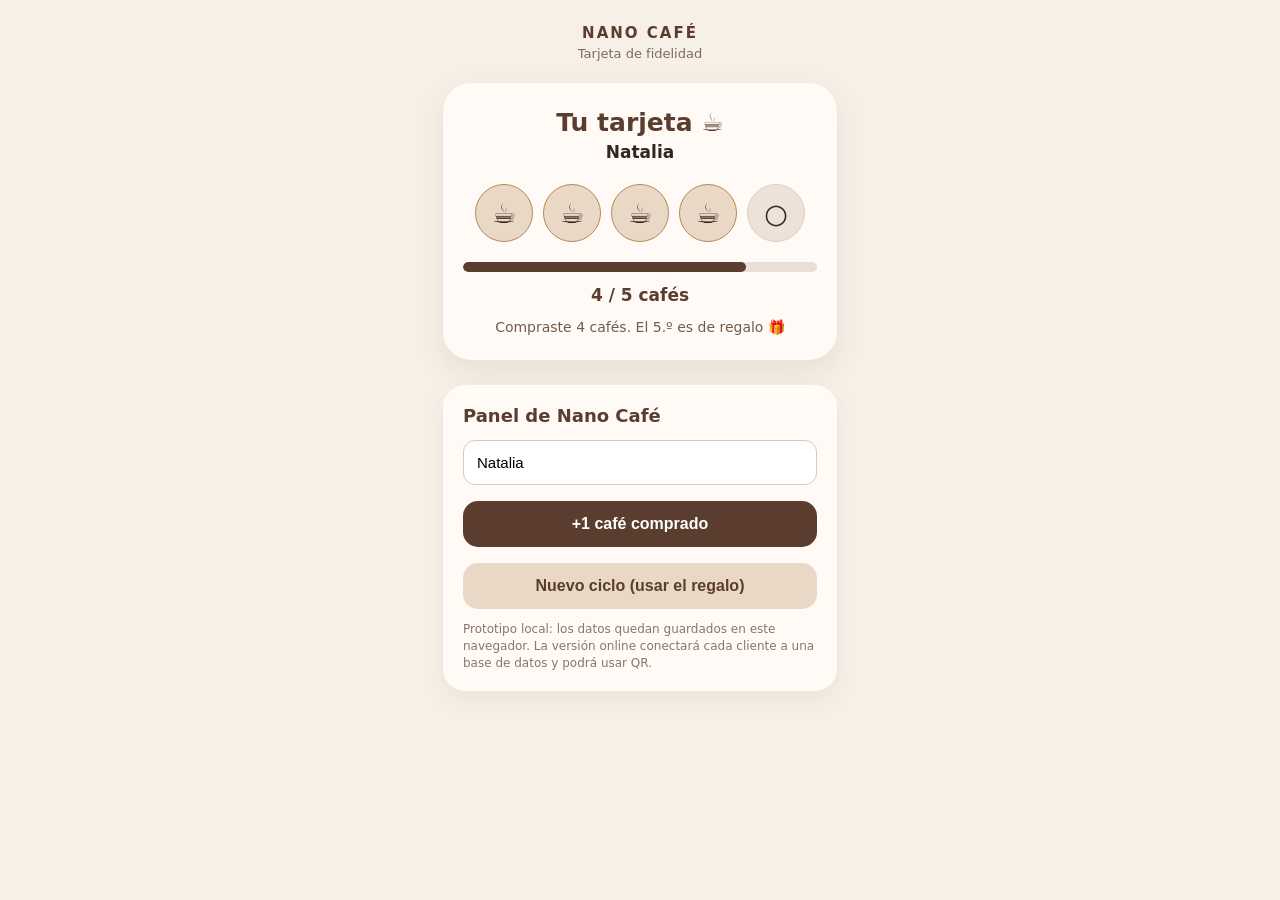
<file: prototypes/index.html>
<!doctype html>
<html lang="es">
<head>
<meta charset="utf-8">
<meta name="viewport" content="width=device-width, initial-scale=1">
<title>Nano Café · Fidelidad</title>
<style>
:root{--cream:#f7f0e7;--latte:#ead8c7;--brown:#5a3d2e;--dark:#34251e;--gold:#b58a52;--white:#fffaf5}
*{box-sizing:border-box} body{margin:0;font-family:system-ui,-apple-system,BlinkMacSystemFont,"Segoe UI",sans-serif;background:var(--cream);color:var(--dark)}
.app{max-width:430px;margin:auto;min-height:100vh;padding:24px 18px 40px}
.logo{text-align:center;font-weight:800;letter-spacing:2px;color:var(--brown);font-size:15px}
.subtitle{text-align:center;color:#80695b;font-size:13px;margin-top:4px}
.card{margin-top:22px;background:var(--white);border-radius:28px;padding:25px 20px;box-shadow:0 10px 30px #5a3d2e18}
h1{font-size:25px;text-align:center;margin:0 0 5px;color:var(--brown)}
.name{text-align:center;font-size:17px;font-weight:700;margin-bottom:22px}
.cups{display:grid;grid-template-columns:repeat(5,1fr);gap:10px;margin:0 auto 20px;max-width:330px}
.cup{aspect-ratio:1;border-radius:50%;display:grid;place-items:center;background:#eee2d8;font-size:27px;border:1px solid #e0d0c3}
.cup.full{background:var(--latte);border-color:var(--gold)}
.progress{height:10px;background:#eadfd7;border-radius:99px;overflow:hidden}.bar{height:100%;width:80%;background:var(--brown);border-radius:99px}
.count{text-align:center;font-size:17px;font-weight:800;margin-top:13px;color:var(--brown)}
.reward{text-align:center;margin-top:14px;font-size:14px;color:#745b4c}
button{width:100%;border:0;border-radius:15px;padding:14px;font-size:16px;font-weight:800;background:var(--brown);color:white;cursor:pointer;margin-top:16px}
button.secondary{background:#ead8c7;color:var(--brown)}
.admin{margin-top:25px;background:#fffaf5;border-radius:22px;padding:20px;box-shadow:0 8px 25px #5a3d2e12}
.admin h2{font-size:18px;margin:0 0 14px;color:var(--brown)}
input{width:100%;padding:13px;border:1px solid #dbc9ba;border-radius:12px;background:white;font-size:15px}
.small{font-size:12px;color:#8a7568;margin-top:10px;line-height:1.4}
.status{margin-top:12px;text-align:center;font-size:13px;font-weight:700}
</style>
</head>
<body>
<div class="app">
  <div class="logo">NANO CAFÉ</div>
  <div class="subtitle">Tarjeta de fidelidad</div>

  <section class="card">
    <h1>Tu tarjeta ☕</h1>
    <div class="name" id="customerName">Natalia</div>
    <div class="cups" id="cups"></div>
    <div class="progress"><div class="bar" id="bar"></div></div>
    <div class="count" id="count"></div>
    <div class="reward" id="reward"></div>
  </section>

  <section class="admin">
    <h2>Panel de Nano Café</h2>
    <input id="nameInput" placeholder="Nombre del cliente" value="Natalia">
    <button onclick="addCoffee()">+1 café comprado</button>
    <button class="secondary" onclick="resetCard()">Nuevo ciclo (usar el regalo)</button>
    <div class="status" id="status"></div>
    <div class="small">Prototipo local: los datos quedan guardados en este navegador. La versión online conectará cada cliente a una base de datos y podrá usar QR.</div>
  </section>
</div>

<script>
let coffees = Number(localStorage.getItem('nanoCoffees') || 4);
let name = localStorage.getItem('nanoName') || 'Natalia';
const total=5;

function render(){
  document.getElementById('customerName').textContent=name;
  const box=document.getElementById('cups'); box.innerHTML='';
  for(let i=1;i<=total;i++){
    const d=document.createElement('div'); d.className='cup'+(i<=coffees?' full':''); d.textContent=i<=coffees?'☕':'○'; box.appendChild(d);
  }
  document.getElementById('bar').style.width=(coffees/total*100)+'%';
  document.getElementById('count').textContent=`${coffees} / ${total} cafés`;
  document.getElementById('reward').textContent=coffees>=4?'Compraste 4 cafés. El 5.º es de regalo 🎁':'Seguí acumulando cafés para tu próximo regalo.';
}
function addCoffee(){
  name=document.getElementById('nameInput').value.trim() || 'Cliente';
  if(coffees>=4){document.getElementById('status').textContent='🎁 Ya alcanzaste el regalo. Tocá “Nuevo ciclo” para empezar de nuevo.'; return;}
  coffees++;
  localStorage.setItem('nanoCoffees',coffees); localStorage.setItem('nanoName',name);
  document.getElementById('status').textContent=coffees===4?'🎁 ¡Listo! El próximo café es gratis.':'☕ Café sumado.';
  render();
}
function resetCard(){
  coffees=0; localStorage.setItem('nanoCoffees',0);
  document.getElementById('status').textContent='Nuevo ciclo iniciado.';
  render();
}
render();
</script>
</body>
</html>
</file>
